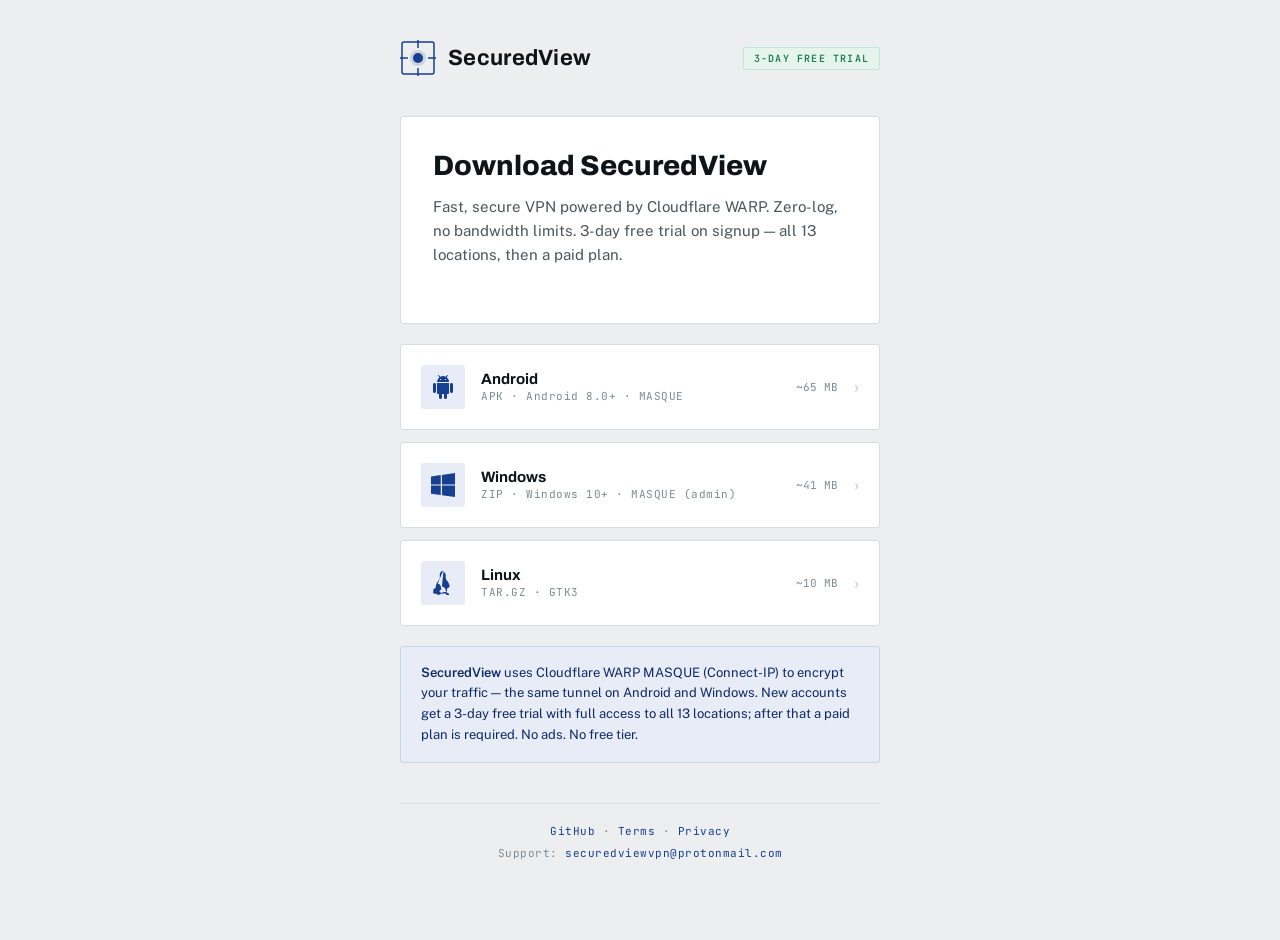
<file: download-page/index.html>
<!DOCTYPE html>
<html lang="en">
<head>
<meta charset="UTF-8">
<meta name="viewport" content="width=device-width, initial-scale=1.0">
<title>SecuredView — Download</title>
<meta name="description" content="Download SecuredView VPN for Android, Windows, and Linux.">
<link rel="preconnect" href="https://fonts.googleapis.com">
<link rel="preconnect" href="https://fonts.gstatic.com" crossorigin>
<link href="https://fonts.googleapis.com/css2?family=Archivo:wght@400;600;700;800&family=Public+Sans:wght@400;500;600&family=JetBrains+Mono:wght@400;500;600&display=swap" rel="stylesheet">
<style>
:root{--paper:#eceef0;--surface:#fff;--ink:#0e1417;--ink-2:#4a555c;--muted:#7e8a91;--line:#d8dcdd;--line-2:#c2c8ca;--blue:#163f8f;--blue-deep:#0e2a63;--blue-wash:#e7ecf7;--signal:#1c7a52;--signal-wash:#e5f5ee}
*,*::before,*::after{box-sizing:border-box;margin:0;padding:0}
body{font-family:'Public Sans',-apple-system,sans-serif;background:var(--paper);color:var(--ink);min-height:100vh;display:flex;flex-direction:column;align-items:center;-webkit-font-smoothing:antialiased}
.container{max-width:520px;width:100%;padding:40px 20px 80px}
.header{display:flex;align-items:center;gap:12px;margin-bottom:40px}
.logo{width:36px;height:36px;flex-shrink:0}
.header h1{font-family:'Archivo',sans-serif;font-size:22px;font-weight:700;letter-spacing:.3px;color:var(--ink)}
.badge{margin-left:auto;font-family:'JetBrains Mono',monospace;font-size:10px;font-weight:600;letter-spacing:1.2px;text-transform:uppercase;color:var(--signal);background:var(--signal-wash);padding:4px 10px;border-radius:2px;border:1px solid #c3e5d6}
.hero{background:var(--surface);border:1px solid var(--line);border-radius:3px;padding:32px;margin-bottom:20px}
.hero h2{font-family:'Archivo',sans-serif;font-size:28px;font-weight:800;line-height:1.2;margin-bottom:12px}
.hero p{font-size:15px;color:var(--ink-2);line-height:1.6;margin-bottom:24px}
.platforms{display:flex;flex-direction:column;gap:12px}
.platform-card{display:flex;align-items:center;gap:16px;background:var(--surface);border:1px solid var(--line);border-radius:3px;padding:20px;text-decoration:none;color:inherit;transition:border-color .15s,box-shadow .15s}
.platform-card:hover{border-color:var(--blue);box-shadow:0 0 0 1px var(--blue)}
.platform-icon{width:44px;height:44px;background:var(--blue-wash);border-radius:3px;display:flex;align-items:center;justify-content:center;flex-shrink:0}
.platform-icon svg{width:24px;height:24px;fill:var(--blue)}
.platform-info{flex:1}
.platform-name{font-family:'Archivo',sans-serif;font-size:15px;font-weight:700;margin-bottom:2px}
.platform-detail{font-family:'JetBrains Mono',monospace;font-size:11px;color:var(--muted);letter-spacing:.5px}
.platform-size{font-family:'JetBrains Mono',monospace;font-size:11px;color:var(--muted);white-space:nowrap}
.platform-arrow{color:var(--line-2);font-size:18px;transition:color .15s}
.platform-card:hover .platform-arrow{color:var(--blue)}
.info-box{background:var(--blue-wash);border:1px solid #c8d4ea;border-radius:3px;padding:16px 20px;margin-top:20px}
.info-box p{font-size:13px;color:var(--blue-deep);line-height:1.6}
.info-box strong{font-weight:600}
.footer{margin-top:40px;text-align:center;padding-top:20px;border-top:1px solid var(--line)}
.footer p{font-family:'JetBrains Mono',monospace;font-size:11px;color:var(--muted);letter-spacing:.5px}
.footer a{color:var(--blue);text-decoration:none}
.footer a:hover{text-decoration:underline}
@media(max-width:480px){.container{padding:24px 16px 60px}.hero{padding:24px}.hero h2{font-size:22px}.platform-card{padding:16px;gap:12px}}
</style>
</head>
<body>
<div class="container">
  <div class="header">
    <svg class="logo" viewBox="0 0 36 36" fill="none" xmlns="http://www.w3.org/2000/svg">
      <rect x="2" y="2" width="32" height="32" rx="2" stroke="#163f8f" stroke-width="1.5" fill="none"/>
      <line x1="18" y1="0" x2="18" y2="8" stroke="#163f8f" stroke-width="1.5"/>
      <line x1="18" y1="28" x2="18" y2="36" stroke="#163f8f" stroke-width="1.5"/>
      <line x1="0" y1="18" x2="8" y2="18" stroke="#163f8f" stroke-width="1.5"/>
      <line x1="28" y1="18" x2="36" y2="18" stroke="#163f8f" stroke-width="1.5"/>
      <circle cx="18" cy="18" r="8" fill="#163f8f" opacity="0.15"/>
      <circle cx="18" cy="18" r="5" fill="#163f8f"/>
    </svg>
    <h1>SecuredView</h1>
    <span class="badge">3-Day Free Trial</span>
  </div>

  <div class="hero">
    <h2>Download SecuredView</h2>
    <p>Fast, secure VPN powered by Cloudflare WARP. Zero-log, no bandwidth limits. 3-day free trial on signup — all 13 locations, then a paid plan.</p>
  </div>

  <div class="platforms">
    <a href="https://github.com/eclipsedew/SecuredView/releases/latest/download/app-release.apk" class="platform-card">
      <div class="platform-icon">
        <svg viewBox="0 0 24 24"><path d="M6 18c0 .55.45 1 1 1h1v3.5c0 .83.67 1.5 1.5 1.5s1.5-.67 1.5-1.5V19h2v3.5c0 .83.67 1.5 1.5 1.5s1.5-.67 1.5-1.5V19h1c.55 0 1-.45 1-1V8H6v10zM3.5 8C2.67 8 2 8.67 2 9.5v7c0 .83.67 1.5 1.5 1.5S5 17.33 5 16.5v-7C5 8.67 4.33 8 3.5 8zm17 0c-.83 0-1.5.67-1.5 1.5v7c0 .83.67 1.5 1.5 1.5s1.5-.67 1.5-1.5v-7c0-.83-.67-1.5-1.5-1.5zm-4.97-5.84l1.3-1.3c.2-.2.2-.51 0-.71-.2-.2-.51-.2-.71 0l-1.48 1.48A5.84 5.84 0 0012 1c-.96 0-1.86.23-2.66.63L7.85.15c-.2-.2-.51-.2-.71 0-.2.2-.2.51 0 .71l1.31 1.31A5.983 5.983 0 006 7h12c0-2.21-1.2-4.15-2.97-5.16zM10 5H9V4h1v1zm5 0h-1V4h1v1z"/></svg>
      </div>
      <div class="platform-info">
        <div class="platform-name">Android</div>
        <div class="platform-detail">APK &middot; Android 8.0+ &middot; MASQUE</div>
      </div>
      <div class="platform-size">~65 MB</div>
      <span class="platform-arrow">&#8250;</span>
    </a>

    <a href="https://github.com/eclipsedew/SecuredView/releases/latest/download/SecuredView-Windows.zip" class="platform-card">
      <div class="platform-icon">
        <svg viewBox="0 0 24 24"><path d="M0 3.449L9.75 2.1v9.451H0m10.949-9.602L24 0v11.4H10.949M0 12.6h9.75v9.451L0 20.699M10.949 12.6H24V24l-12.9-1.801"/></svg>
      </div>
      <div class="platform-info">
        <div class="platform-name">Windows</div>
        <div class="platform-detail">ZIP &middot; Windows 10+ &middot; MASQUE (admin)</div>
      </div>
      <div class="platform-size">~41 MB</div>
      <span class="platform-arrow">&#8250;</span>
    </a>

    <a href="https://github.com/eclipsedew/SecuredView/releases/latest/download/SecuredView-Linux.tar.gz" class="platform-card">
      <div class="platform-icon">
        <svg viewBox="0 0 24 24"><path d="M12.504 0c-.155 0-.315.008-.48.021-4.226.333-3.105 4.807-3.17 6.298-.076 1.092-.3 1.953-1.05 3.02-.885 1.051-2.127 2.75-2.716 4.521-.278.832-.41 1.684-.287 2.489a.424.424 0 00-.11.135c-.26.268-.45.6-.663.839-.199.199-.485.267-.797.4-.313.136-.658.269-.864.68-.09.189-.136.394-.132.602 0 .199.027.4.055.536.058.399.116.728.04.97-.249.68-.28 1.145-.106 1.484.174.334.535.47.94.601.81.2 1.91.135 2.774.6.926.466 1.866.67 2.616.47.526-.116.97-.464 1.208-.946.587-.003 1.23-.269 2.26-.334.699-.058 1.574.267 2.577.2.025.134.063.198.114.333l.003.003c.391.778 1.113 1.368 1.884 1.43.083.006.167.01.25.012.582 0 1.078-.36 1.178-.882.1-.499-.187-.998-.674-1.23-.148-.069-.3-.124-.46-.17-.142-.047-.287-.08-.435-.103a.696.696 0 01-.034-.012c-.368-.119-.651-.32-.842-.597-.265-.385-.487-1.018-.675-1.656l-.025-.082c-.116-.396-.228-.775-.352-1.112-.044-.12-.092-.237-.142-.353-.055-.122-.113-.238-.176-.348-.026-.045-.053-.087-.08-.13l-.143-.226c-.327-.496-.694-.952-1.136-1.291-.57-.436-1.242-.68-1.96-.686zM11.52 1.028c.115 0 .233.003.351.012 3.754.288 2.795 4.117 2.851 5.465.061 1.001.247 1.734.948 2.698.851 1.007 2.006 2.548 2.565 4.188.252.763.372 1.54.264 2.289a.34.34 0 00-.025.055c-.256.421-.878.87-1.415 1.147-.314.16-.623.256-.874.587-.134.176-.214.395-.232.636a1.46 1.46 0 00.071.472c.178.57.15 1.043-.033 1.407-.182.364-.53.506-.934.642-.806.272-1.875.257-2.707.637-.893.406-1.76.637-2.415.447-.548-.158-.975-.52-1.215-1.006-.094-.183-.158-.385-.185-.557a.433.433 0 00.006-.04c.067-.327.276-.594.505-.762.229-.167.481-.245.681-.379.199-.134.342-.325.43-.564.089-.245.112-.544.055-.897-.078-.48-.181-.965-.287-1.418l-.01-.043c-.118-.475-.242-.914-.402-1.283a3.17 3.17 0 00-.173-.353c-.252-.425-.568-.781-.927-1.052-.458-.346-1.002-.556-1.595-.628z"/></svg>
      </div>
      <div class="platform-info">
        <div class="platform-name">Linux</div>
        <div class="platform-detail">TAR.GZ &middot; GTK3</div>
      </div>
      <div class="platform-size">~10 MB</div>
      <span class="platform-arrow">&#8250;</span>
    </a>
  </div>

  <div class="info-box">
    <p><strong>SecuredView</strong> uses Cloudflare WARP MASQUE (Connect-IP) to encrypt your traffic — the same tunnel on Android and Windows. New accounts get a 3-day free trial with full access to all 13 locations; after that a paid plan is required. No ads. No free tier.</p>
  </div>

  <div class="footer">
    <p><a href="https://github.com/eclipsedew/SecuredView">GitHub</a> &middot; <a href="/terms">Terms</a> &middot; <a href="/privacy">Privacy</a></p>
    <p style="margin-top:8px;overflow-wrap:anywhere;word-break:break-word">Support: <a href="mailto:securedviewvpn@protonmail.com">securedviewvpn@protonmail.com</a></p>
  </div>
</div>
</body>
</html>
</file>
